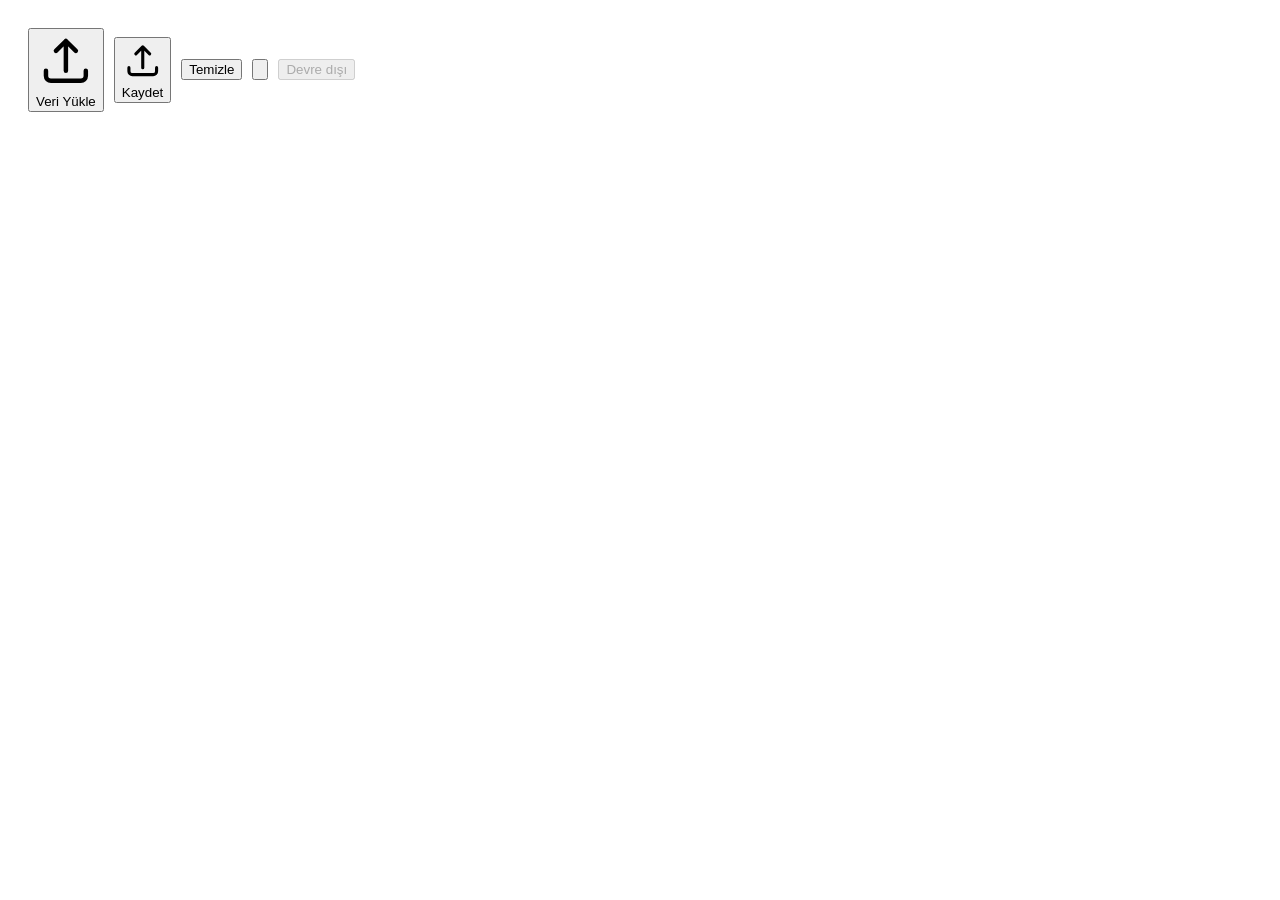
<file: design-system/components/Button/preview.html>
<!-- @dsCard group="Actions" height=96 -->
<!doctype html>
<html lang="tr">
<head><meta charset="utf-8"><style>body{min-height:0;padding:20px;background:var(--bg)}</style></head>
<body>
<div style="display:flex;gap:10px;flex-wrap:wrap;align-items:center">
  <button class="btn"><svg viewBox="0 0 24 24" fill="none"><path d="M12 16V4m0 0-4 4m4-4 4 4M4 16v2a2 2 0 0 0 2 2h12a2 2 0 0 0 2-2v-2" stroke="currentColor" stroke-width="1.8" stroke-linecap="round" stroke-linejoin="round"/></svg>Veri Yükle</button>
  <button class="btn gold"><svg viewBox="0 0 24 24" fill="none"><path d="M12 16V4m0 0-4 4m4-4 4 4M4 16v2a2 2 0 0 0 2 2h12a2 2 0 0 0 2-2v-2" stroke="currentColor" stroke-width="1.8" stroke-linecap="round" stroke-linejoin="round"/></svg>Kaydet</button>
  <button class="btn ghost">Temizle</button>
  <button class="btn icon" title="Açık / koyu tema"><svg viewBox="0 0 24 24" fill="none"><path d="M20 14.5A8 8 0 0 1 9.5 4a8 8 0 1 0 10.5 10.5Z" stroke="currentColor" stroke-width="1.8" stroke-linecap="round" stroke-linejoin="round"/></svg></button>
  <button class="btn" disabled>Devre dışı</button>
</div>
</body>
</html>
</file>
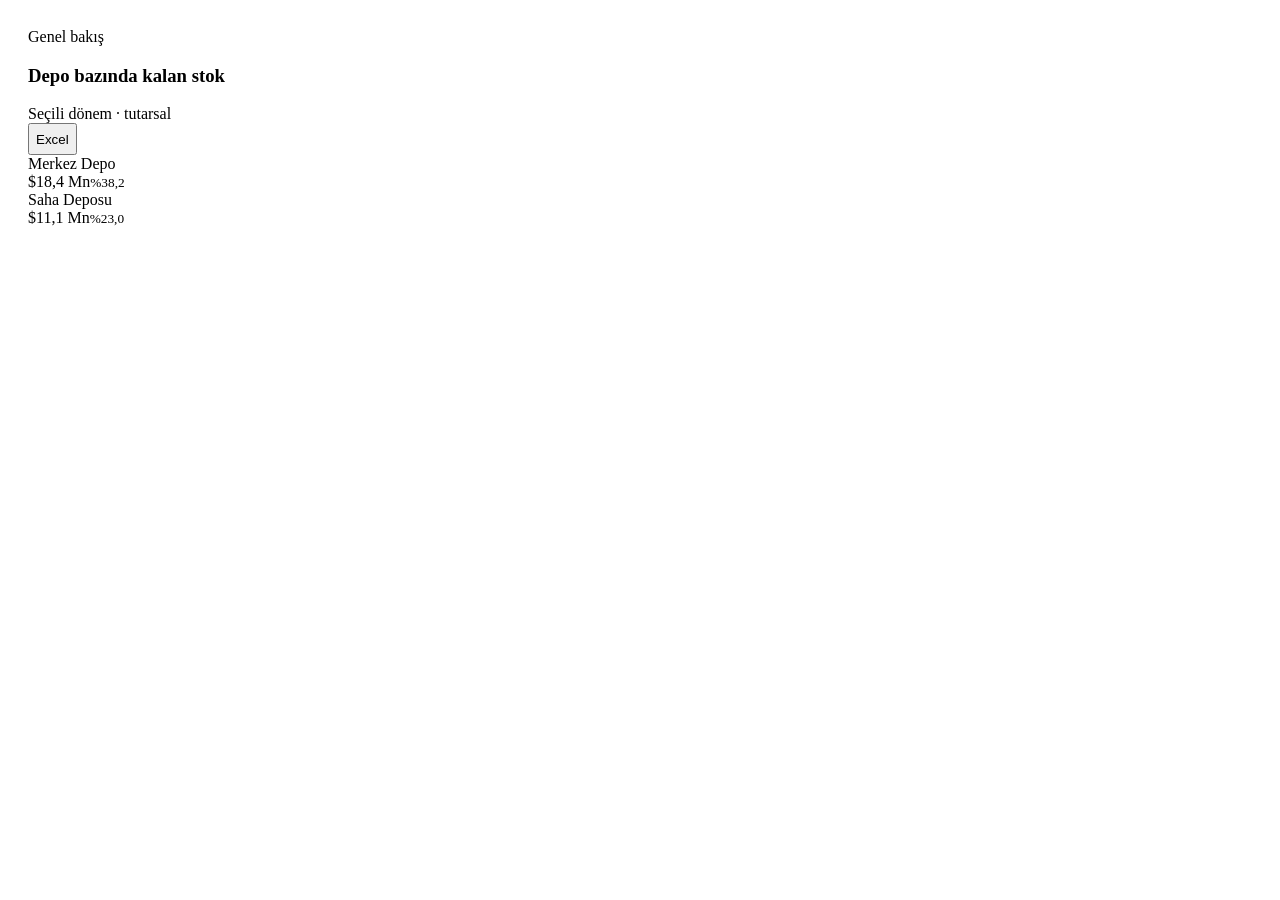
<file: design-system/components/Card/preview.html>
<!-- @dsCard group="Layout" height=170 -->
<!doctype html>
<html lang="tr">
<head><meta charset="utf-8"><style>body{min-height:0;padding:20px;background:var(--bg)}</style></head>
<body>
<div class="card">
  <div class="card-h"><div><div class="eyebrow">Genel bakış</div><h3 class="card-t">Depo bazında kalan stok</h3><div class="card-s">Seçili dönem · tutarsal</div></div>
  <button class="btn" style="height:32px">Excel</button></div>
  <div class="bars">
    <div class="bar-row"><span class="bl">Merkez Depo</span><div class="bar-track"><div class="bar-fill" style="width:86%"></div></div><span class="bv">$18,4 Mn<small>%38,2</small></span></div>
    <div class="bar-row"><span class="bl">Saha Deposu</span><div class="bar-track"><div class="bar-fill teal" style="width:52%"></div></div><span class="bv">$11,1 Mn<small>%23,0</small></span></div>
  </div>
</div>
</body>
</html>
</file>
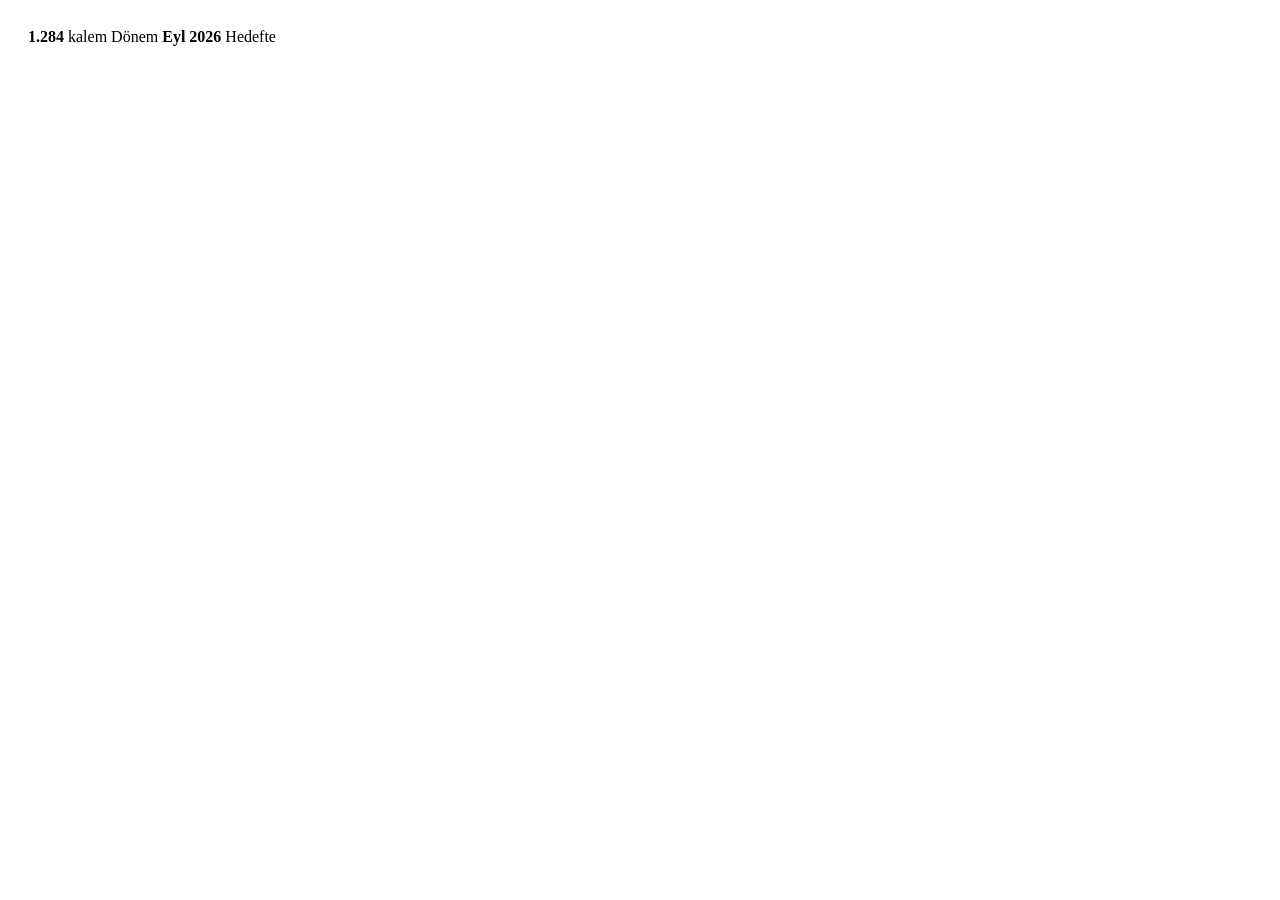
<file: design-system/components/Chip/preview.html>
<!-- @dsCard group="Status" height=72 -->
<!doctype html>
<html lang="tr">
<head><meta charset="utf-8"><style>body{min-height:0;padding:20px;background:var(--bg)}</style></head>
<body>
<div class="chips" style="margin-top:0">
  <span class="chip"><b>1.284</b> kalem</span>
  <span class="chip">Dönem <b>Eyl 2026</b></span>
  <span class="chip gold">Hedefte</span>
</div>
</body>
</html>
</file>
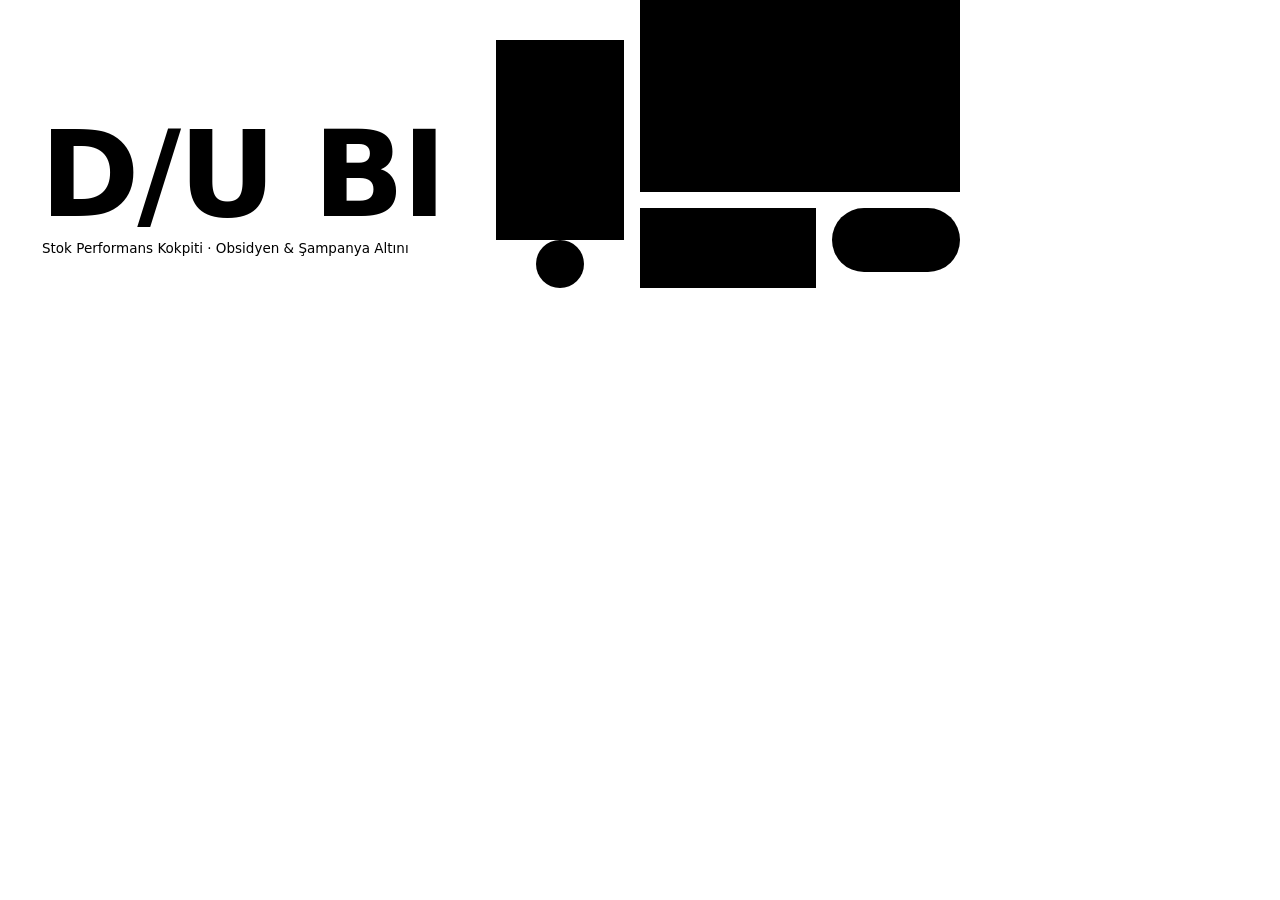
<file: design-system/components/Cover/preview.html>
<!-- @dsCard height=288 -->
<!doctype html>
<html lang="tr">
<head><meta charset="utf-8">
<style>
  html,body{margin:0;padding:0;min-height:0}
  body{background:var(--bg)}
  .cover{position:relative;width:960px;height:288px;overflow:hidden;background:var(--bg)}
  .cover svg{position:absolute;inset:0}
  .gold{fill:var(--gold)} .gold2{fill:var(--gold-2)} .gold3{fill:var(--gold-3)} .teal{fill:var(--c2)}
  .obs{fill:var(--gold-ink)}
  [data-theme="dark"] .obs{fill:var(--surface-3)}
  .bar-on-obs{fill:var(--gold)}
  .bar-on-gold{fill:var(--gold-ink)}
  .rx-xl{rx:var(--r-xl)} .rx-lg{rx:var(--r-lg)}
  .name{position:absolute;left:40px;bottom:58px;margin:0;max-width:440px;font-family:"Inter",system-ui,-apple-system,"Segoe UI",Roboto,Arial,sans-serif;font-weight:800;font-size:120px;line-height:.92;letter-spacing:-.02em;color:var(--ink)}
  .tag{position:absolute;left:42px;bottom:32px;margin:0;max-width:440px;font-family:"Inter",system-ui,sans-serif;font-size:13.5px;color:var(--muted)}
</style></head>
<body>
<div class="cover">
  <svg width="960" height="288" viewBox="0 0 960 288" aria-hidden="true">
    <!-- blocks: gold slab 320x192 (r-xl), obsidian gold-ink/surface-3 128x200 (r-xl), c2 teal 176x96 (r-lg), gold-2 pill 128x64 (rx 32), gold-3 disc 48
         arrangement: one tall gold slab bleeding off the top-right edge with satellites below and left, all right of x=480
         pattern: ranked horizontal pill bars (the dashboard's bar-row / rk-bar motif) — the brand speaks in ranked gold bars on dark ground
         scales: gaps 16px (card gap), bar height 10px rx 5 (half), radii r-xl 24px, r-lg 18px, 999px pills -->
    <rect class="gold rx-xl" x="640" y="-24" width="344" height="216"/>
    <rect class="obs rx-xl" x="496" y="40" width="128" height="200"/>
    <rect class="teal rx-lg" x="640" y="208" width="176" height="104"/>
    <rect class="gold2" x="832" y="208" width="128" height="64" rx="32"/>
    <circle class="gold3" cx="560" cy="264" r="24"/>
    <rect class="bar-on-obs" x="512" y="72"  width="96" height="10" rx="5"/>
    <rect class="bar-on-obs" x="512" y="96"  width="80" height="10" rx="5"/>
    <rect class="bar-on-obs" x="512" y="120" width="62" height="10" rx="5"/>
    <rect class="bar-on-obs" x="512" y="144" width="44" height="10" rx="5"/>
    <rect class="bar-on-obs" x="512" y="168" width="28" height="10" rx="5"/>
    <rect class="bar-on-gold" x="672" y="40" width="224" height="10" rx="5"/>
    <rect class="bar-on-gold" x="672" y="64" width="176" height="10" rx="5"/>
    <rect class="bar-on-gold" x="672" y="88" width="132" height="10" rx="5"/>
  </svg>
  <h1 class="name">D/U BI</h1>
  <p class="tag">Stok Performans Kokpiti · Obsidyen &amp; Şampanya Altını</p>
</div>
</body>
</html>
</file>
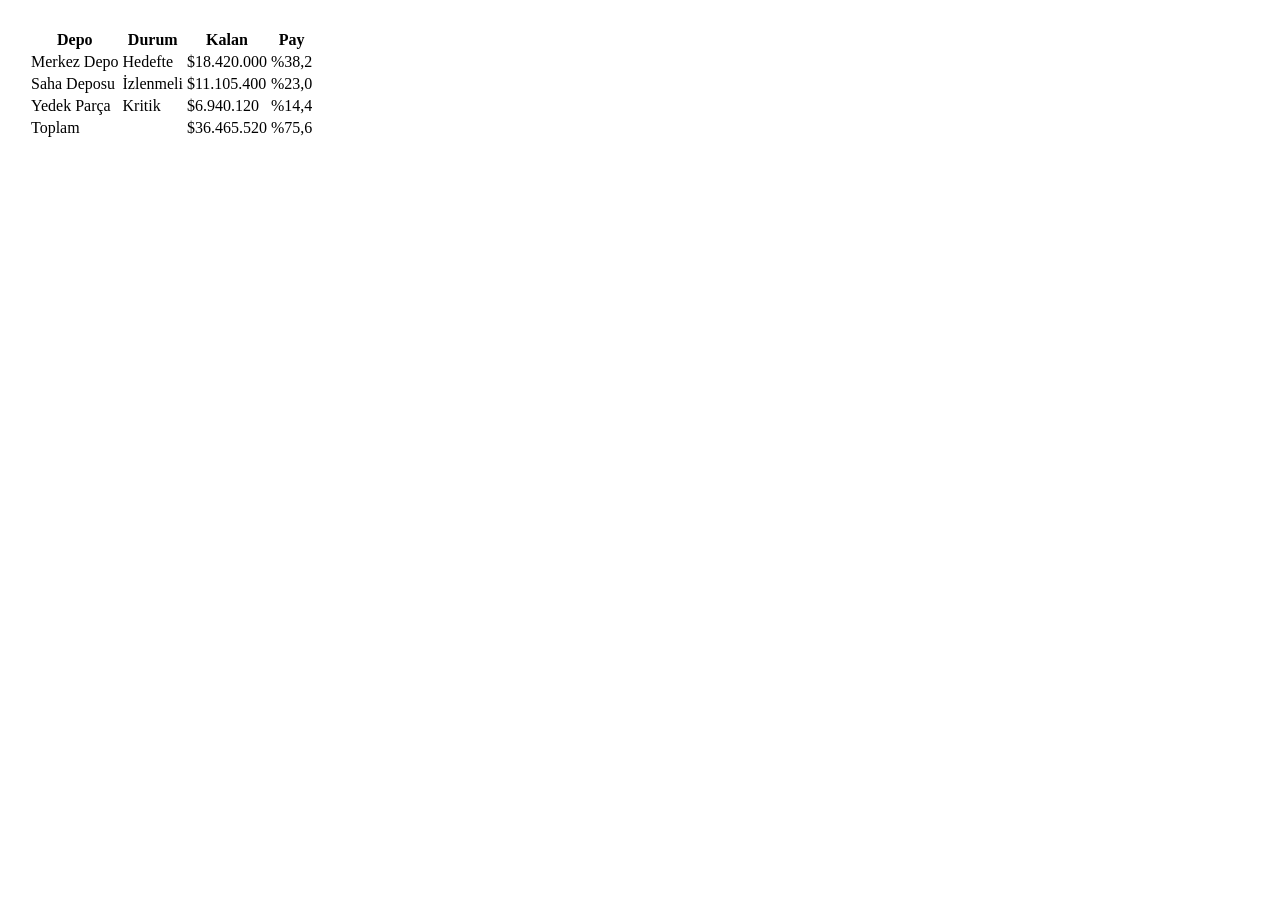
<file: design-system/components/DataTable/preview.html>
<!-- @dsCard group="Data" height=230 -->
<!doctype html>
<html lang="tr">
<head><meta charset="utf-8"><style>body{min-height:0;padding:20px;background:var(--bg)}</style></head>
<body>
<div class="table-wrap">
<table class="dt">
  <thead><tr><th>Depo</th><th>Durum</th><th class="num">Kalan</th><th class="num">Pay</th></tr></thead>
  <tbody>
    <tr><td>Merkez Depo</td><td><span class="pill low"><i class="d"></i>Hedefte</span></td><td class="num">$18.420.000</td><td class="num">%38,2</td></tr>
    <tr><td>Saha Deposu</td><td><span class="pill mid"><i class="d"></i>İzlenmeli</span></td><td class="num">$11.105.400</td><td class="num">%23,0</td></tr>
    <tr><td>Yedek Parça</td><td><span class="pill crit"><i class="d"></i>Kritik</span></td><td class="num">$6.940.120</td><td class="num">%14,4</td></tr>
  </tbody>
  <tfoot><tr><td>Toplam</td><td></td><td class="num">$36.465.520</td><td class="num">%75,6</td></tr></tfoot>
</table>
</div>
</body>
</html>
</file>
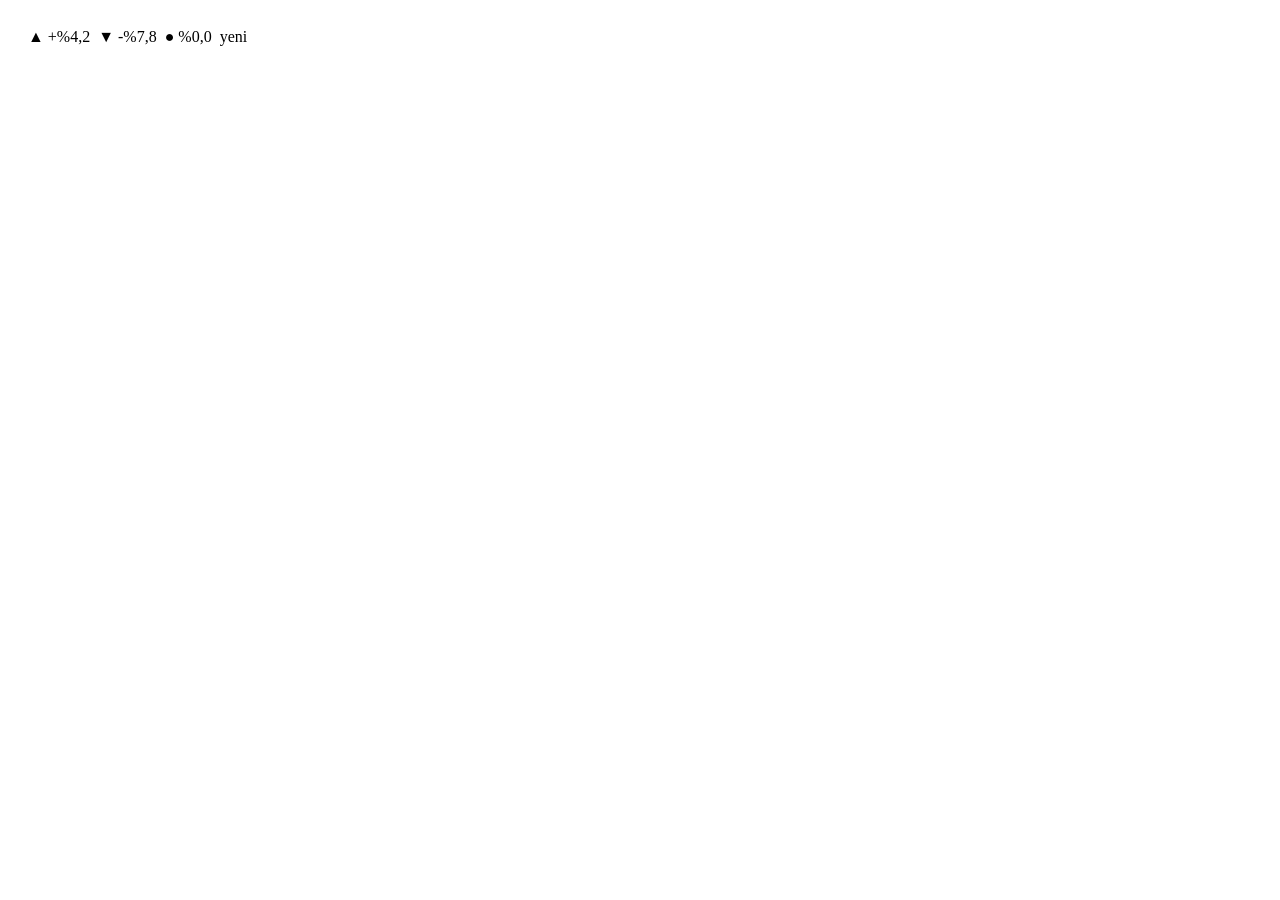
<file: design-system/components/Delta/preview.html>
<!-- @dsCard group="Status" height=64 -->
<!doctype html>
<html lang="tr">
<head><meta charset="utf-8"><style>body{min-height:0;padding:20px;background:var(--bg)}</style></head>
<body>
<div style="display:flex;gap:8px;flex-wrap:wrap">
  <span class="delta good">▲ +%4,2</span>
  <span class="delta bad">▼ -%7,8</span>
  <span class="delta flat">● %0,0</span>
  <span class="delta flat">yeni</span>
</div>
</body>
</html>
</file>
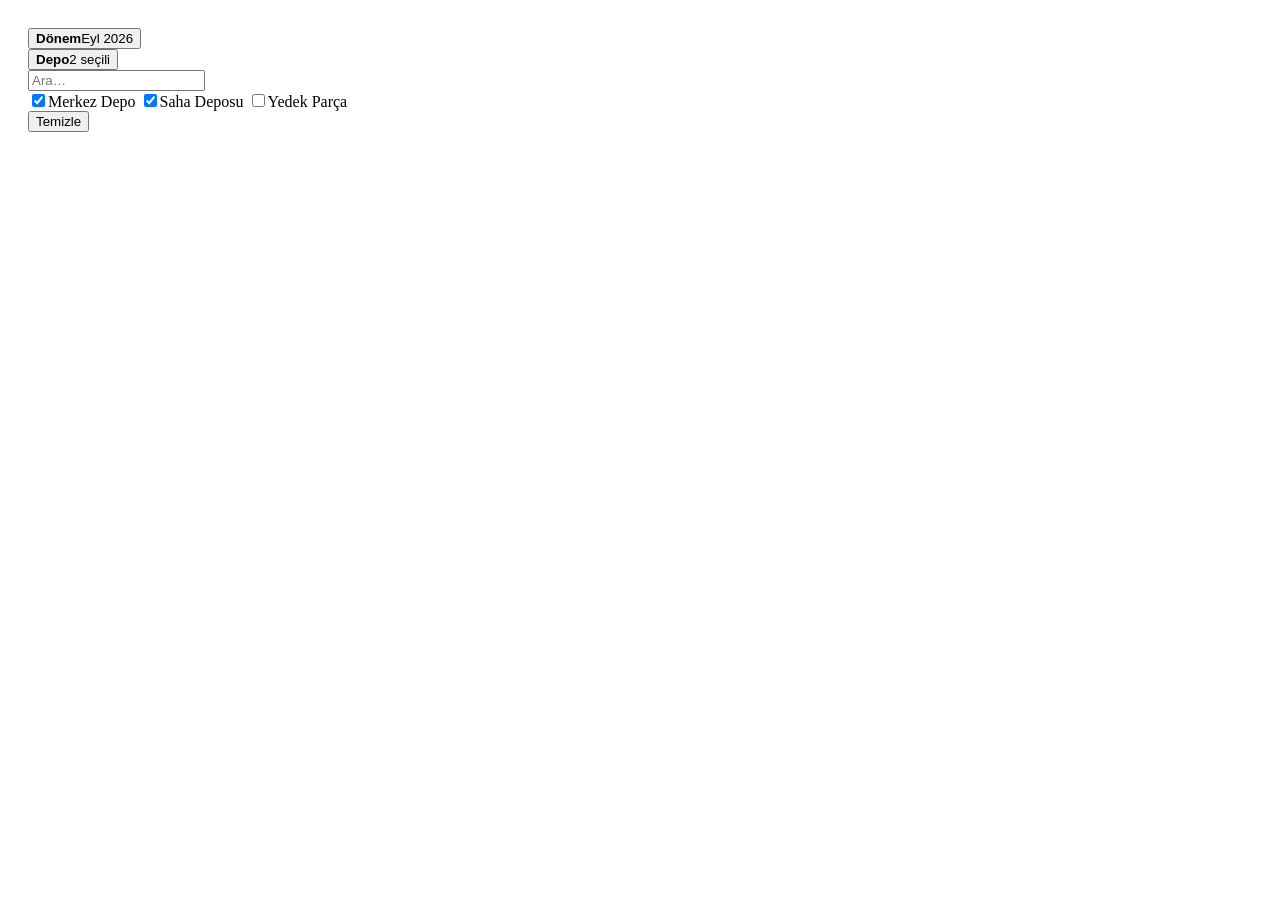
<file: design-system/components/Filter/preview.html>
<!-- @dsCard group="Forms" height=300 -->
<!doctype html>
<html lang="tr">
<head><meta charset="utf-8"><style>body{min-height:0;padding:20px;background:var(--bg)}</style></head>
<body>
<div class="filters" style="margin-top:0;grid-template-columns:repeat(3,minmax(0,1fr))">
  <div class="ddbox"><button type="button"><b>Dönem</b><span class="lab">Eyl 2026</span></button></div>
  <div class="ddbox active open"><button type="button"><b>Depo</b><span class="lab">2 seçili</span></button>
    <div class="dd">
      <div class="dd-search"><input placeholder="Ara…"></div>
      <label class="row"><input type="checkbox" checked>Merkez Depo</label>
      <label class="row"><input type="checkbox" checked>Saha Deposu</label>
      <label class="row"><input type="checkbox">Yedek Parça</label>
    </div></div>
  <button class="btn ghost btn-clear" type="button">Temizle</button>
</div>
</body>
</html>
</file>
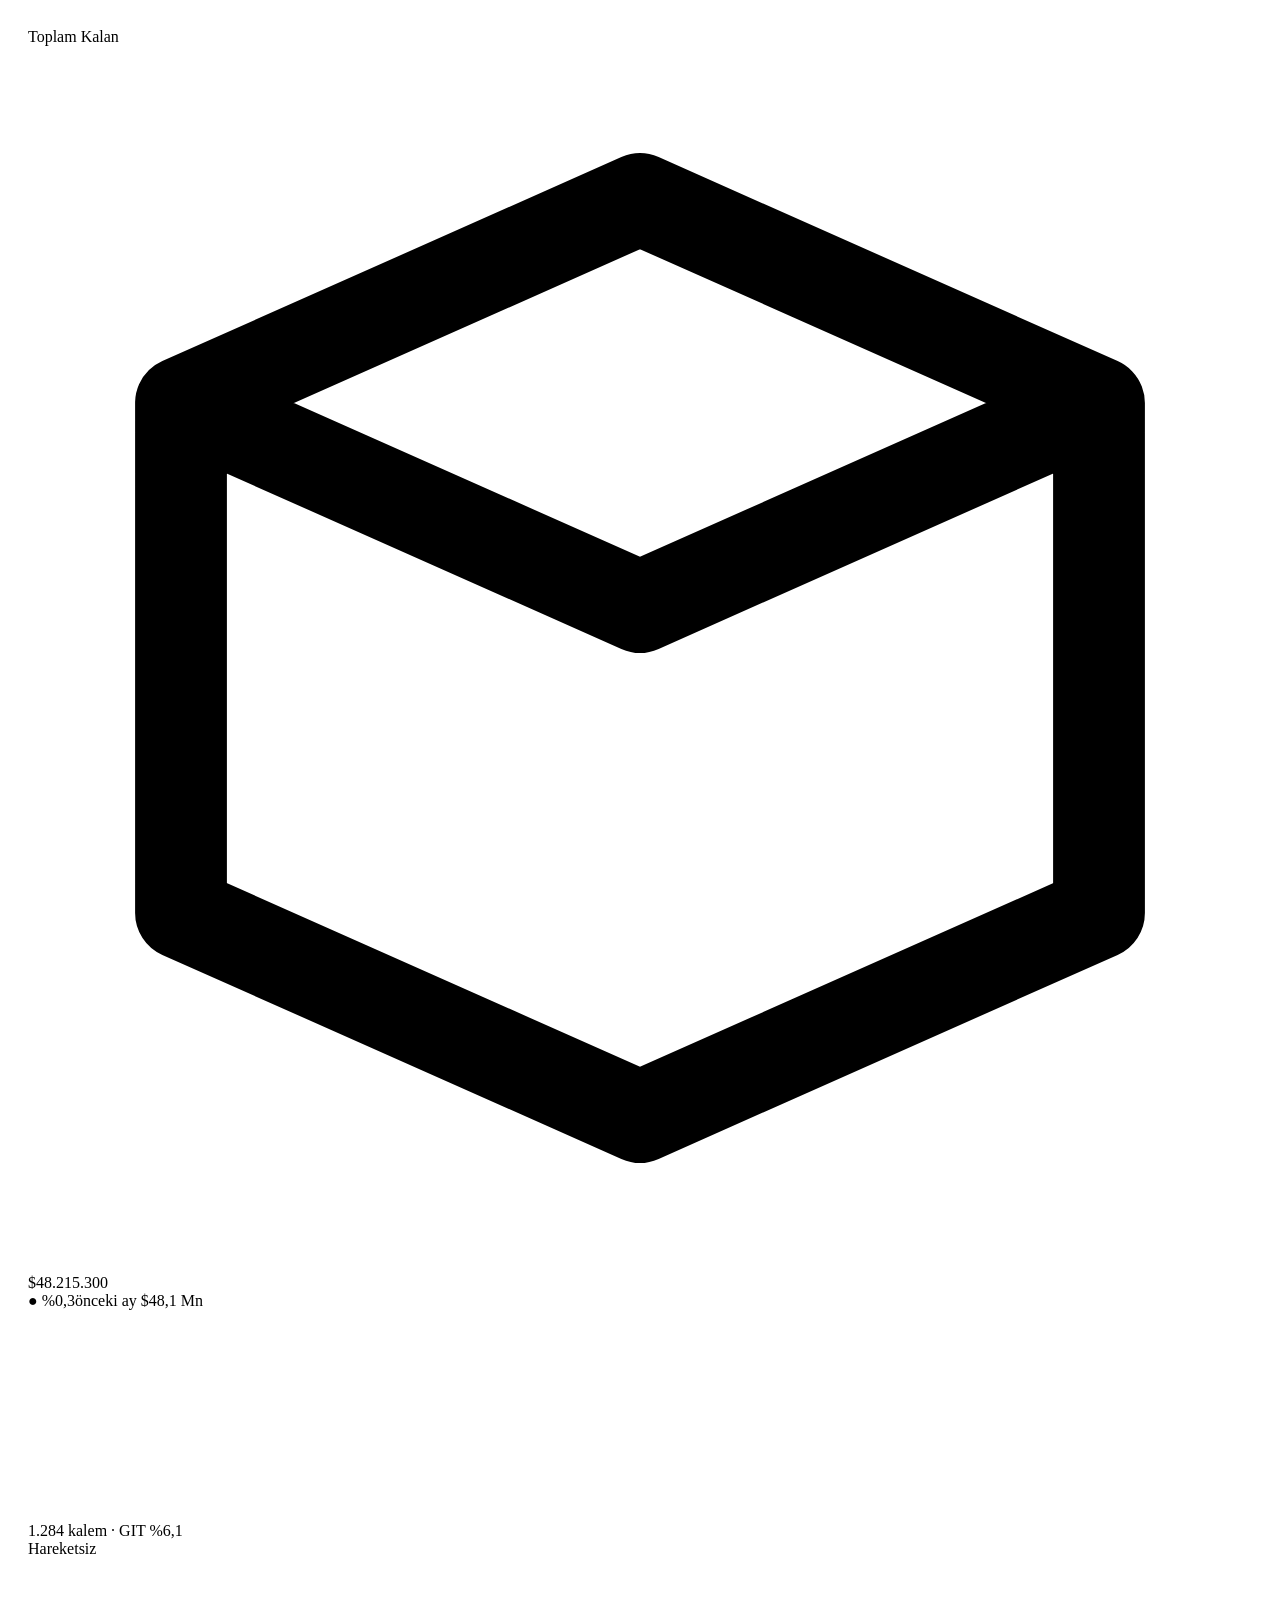
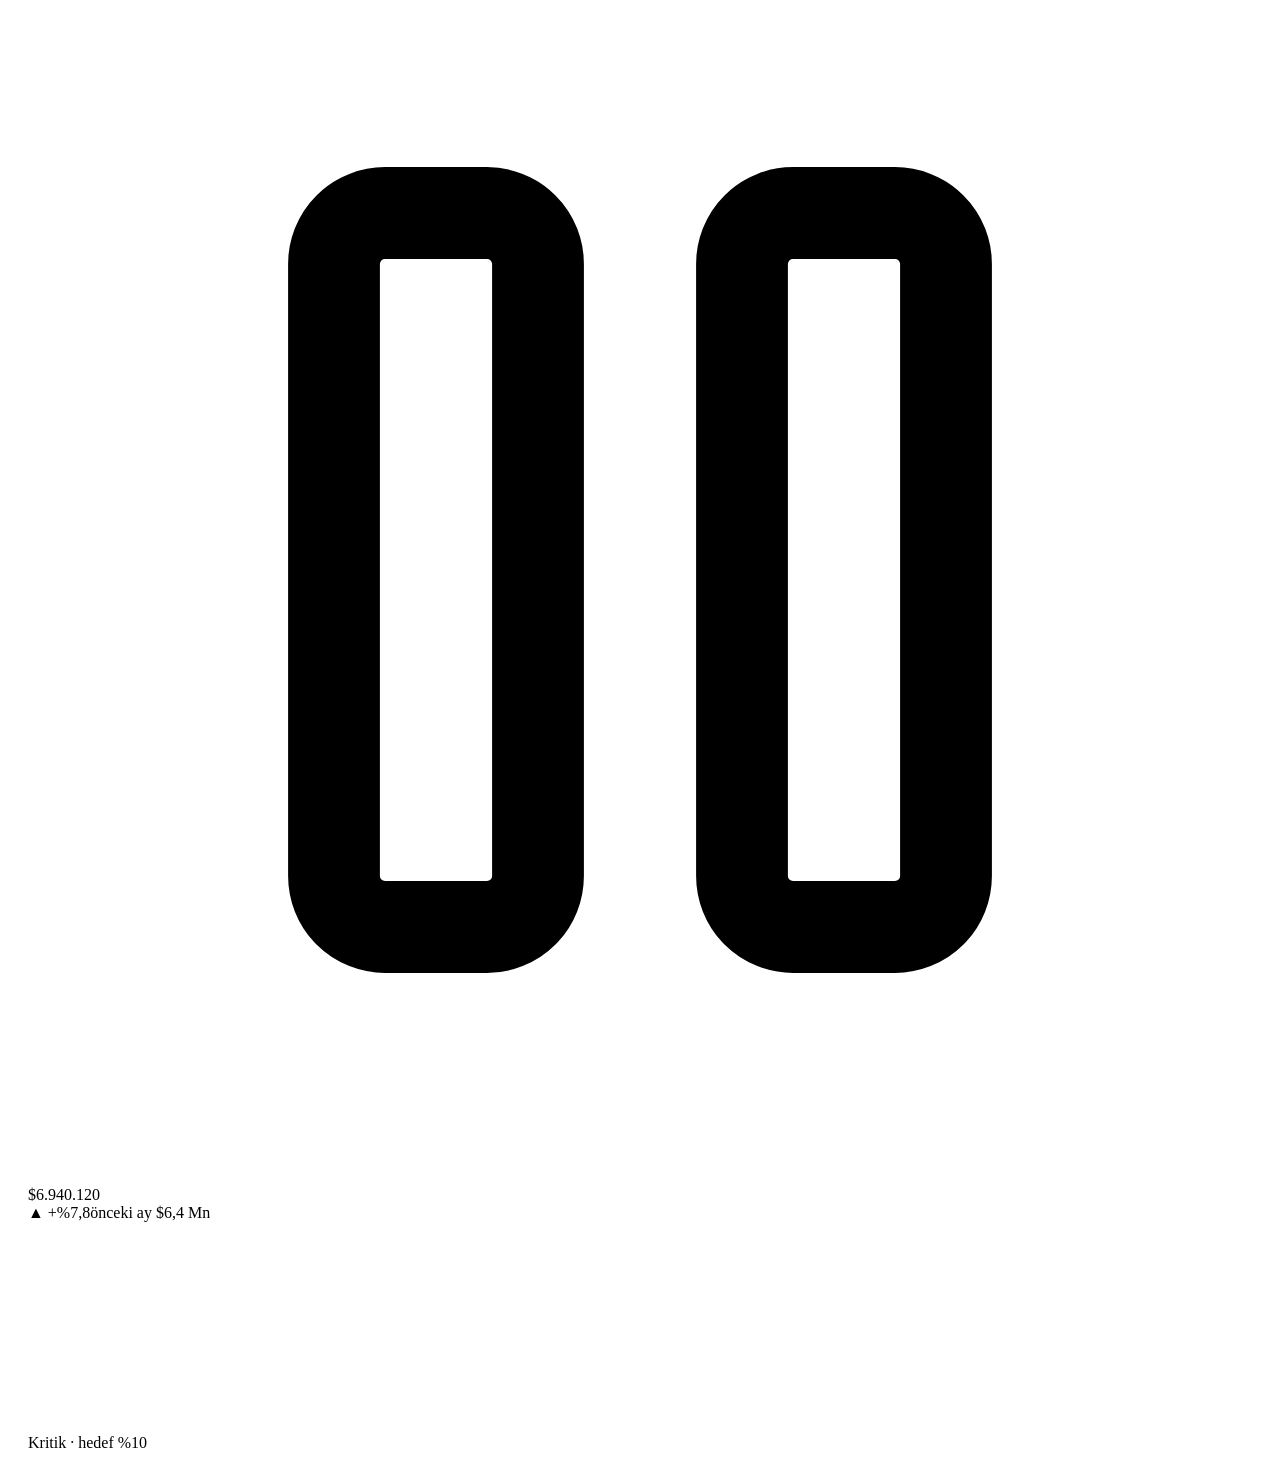
<file: design-system/components/KpiCard/preview.html>
<!-- @dsCard group="Data" height=190 -->
<!doctype html>
<html lang="tr">
<head><meta charset="utf-8"><style>body{min-height:0;padding:20px;background:var(--bg)}</style></head>
<body>
<div class="kpis" style="margin-top:0;grid-template-columns:repeat(2,minmax(0,1fr))">
  <div class="kpi" style="--kc:var(--gold)">
    <div class="k-top"><span class="k-lab">Toplam Kalan</span><span class="k-ic"><svg viewBox="0 0 24 24"><path d="M3 7l9-4 9 4-9 4-9-4Zm0 0v10l9 4 9-4V7" stroke="currentColor" stroke-width="1.8" fill="none" stroke-linejoin="round"/></svg></span></div>
    <div class="k-val">$48.215.300</div>
    <div class="k-mid"><span class="delta flat">● %0,3</span><span class="k-pv">önceki ay $48,1 Mn</span></div>
    <div class="k-spark-w"><svg class="k-spark" viewBox="0 0 200 34" preserveAspectRatio="none"><polyline points="0,24 25,22 50,25 75,18 100,20 125,14 150,16 175,10 200,12" fill="none" stroke="var(--kc)" stroke-width="2"/></svg></div>
    <div class="k-foot"><i></i>1.284 kalem · GIT %6,1</div>
  </div>
  <div class="kpi" style="--kc:var(--neg)">
    <div class="k-top"><span class="k-lab">Hareketsiz</span><span class="k-ic"><svg viewBox="0 0 24 24"><rect x="6" y="5" width="4" height="14" rx="1" stroke="currentColor" stroke-width="1.8" fill="none"/><rect x="14" y="5" width="4" height="14" rx="1" stroke="currentColor" stroke-width="1.8" fill="none"/></svg></span></div>
    <div class="k-val">$6.940.120</div>
    <div class="k-mid"><span class="delta bad">▲ +%7,8</span><span class="k-pv">önceki ay $6,4 Mn</span></div>
    <div class="k-spark-w"><svg class="k-spark" viewBox="0 0 200 34" preserveAspectRatio="none"><polyline points="0,26 25,25 50,22 75,23 100,18 125,17 150,13 175,12 200,8" fill="none" stroke="var(--kc)" stroke-width="2"/></svg></div>
    <div class="k-foot"><i></i>Kritik · hedef %10</div>
  </div>
</div>
</body>
</html>
</file>
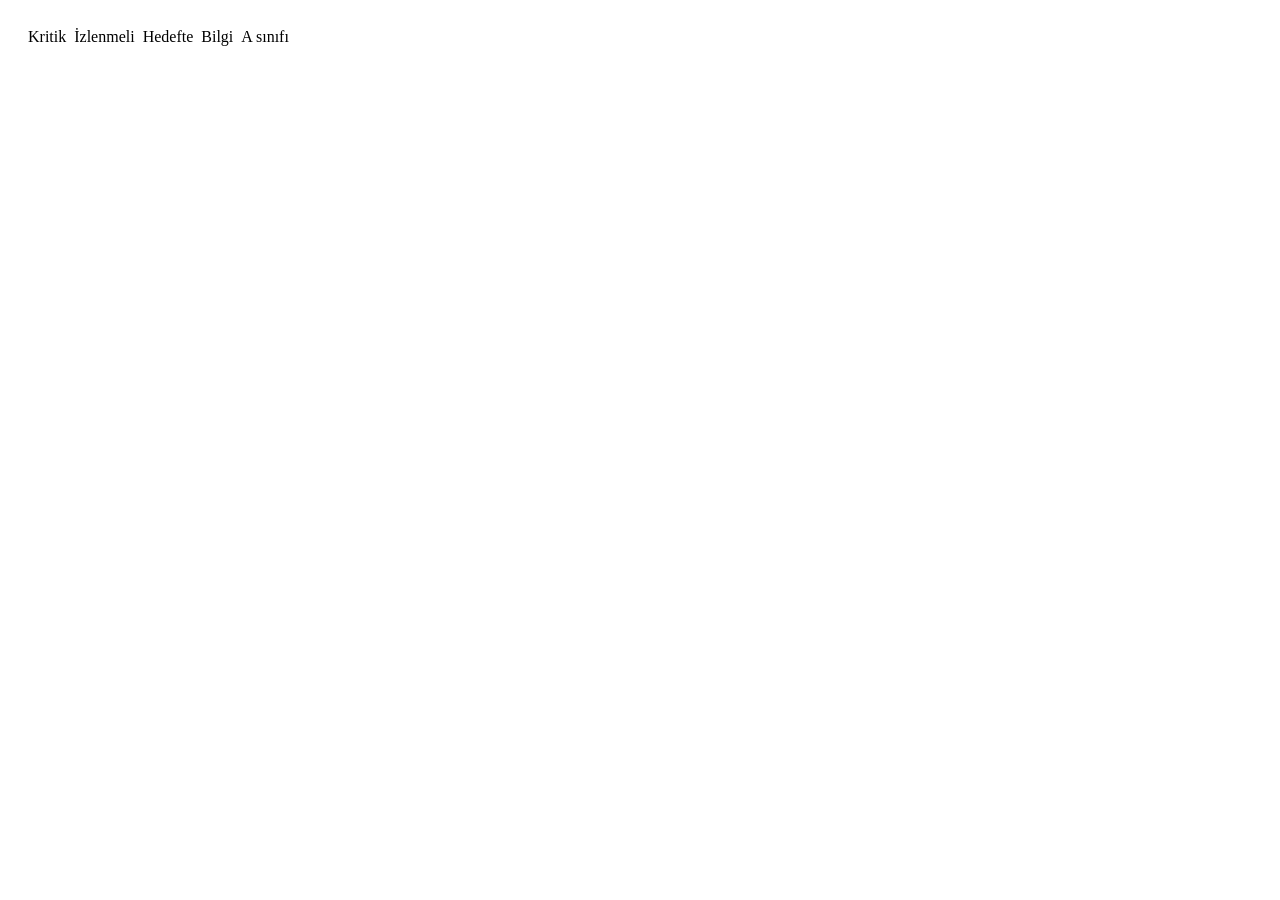
<file: design-system/components/Pill/preview.html>
<!-- @dsCard group="Status" height=72 -->
<!doctype html>
<html lang="tr">
<head><meta charset="utf-8"><style>body{min-height:0;padding:20px;background:var(--bg)}</style></head>
<body>
<div style="display:flex;gap:8px;flex-wrap:wrap">
  <span class="pill crit"><i class="d"></i>Kritik</span>
  <span class="pill mid"><i class="d"></i>İzlenmeli</span>
  <span class="pill low"><i class="d"></i>Hedefte</span>
  <span class="pill info"><i class="d"></i>Bilgi</span>
  <span class="pill gold">A sınıfı</span>
</div>
</body>
</html>
</file>
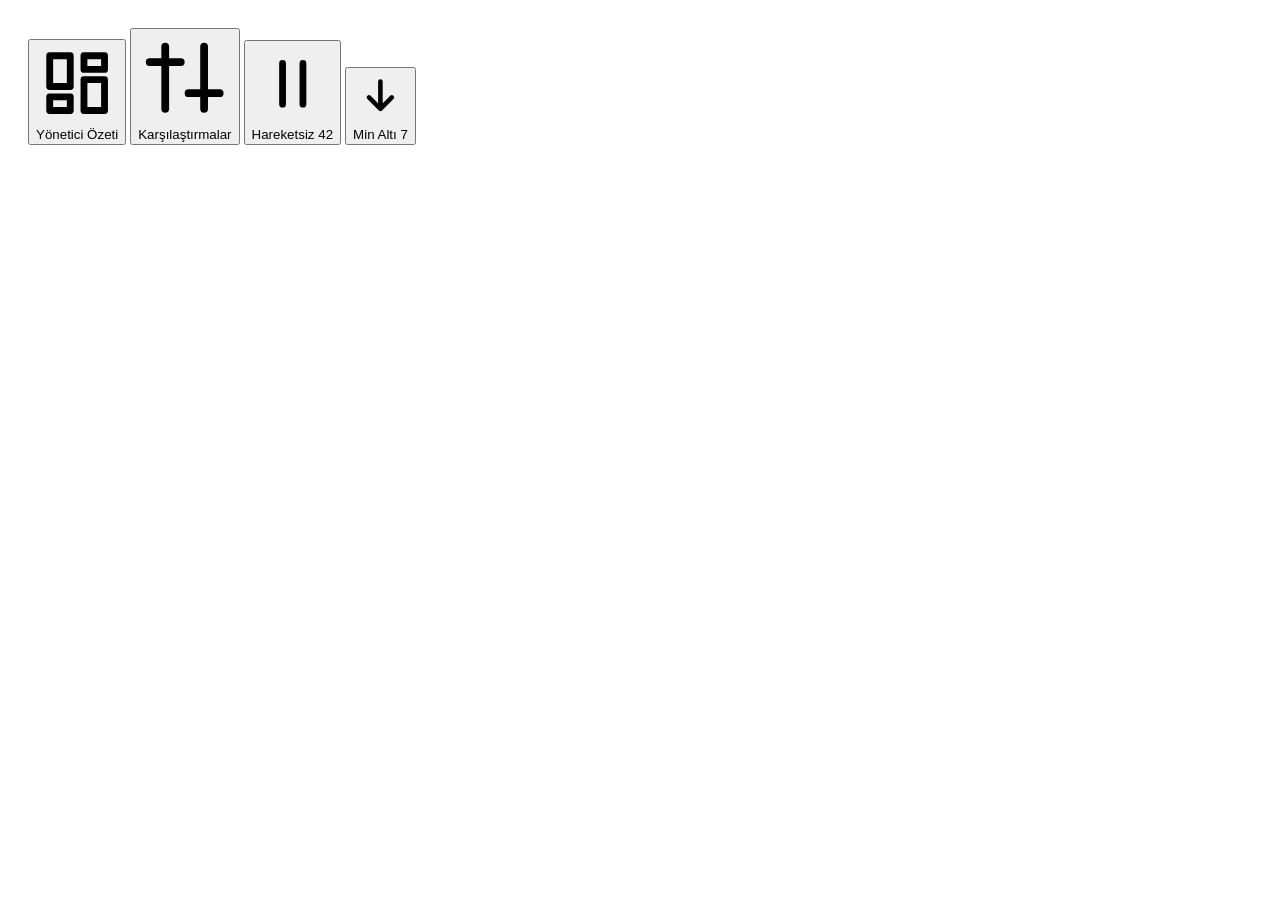
<file: design-system/components/Tabs/preview.html>
<!-- @dsCard group="Layout" height=80 -->
<!doctype html>
<html lang="tr">
<head><meta charset="utf-8"><style>body{min-height:0;padding:20px;background:var(--bg)}</style></head>
<body>
<nav class="tabs" role="tablist" style="position:relative;top:auto;margin-top:0">
  <button class="tab active"><svg class="ti" viewBox="0 0 24 24" fill="none" stroke="currentColor" stroke-width="2" stroke-linecap="round" stroke-linejoin="round"><path d="M4 13h6V4H4v9Zm10 7h6V11h-6v9ZM4 20h6v-4H4v4ZM14 4v4h6V4h-6Z"/></svg>Yönetici Özeti</button>
  <button class="tab"><svg class="ti" viewBox="0 0 24 24" fill="none" stroke="currentColor" stroke-width="2" stroke-linecap="round" stroke-linejoin="round"><path d="M7 4v16M17 4v16M3 8h8M13 16h8"/></svg>Karşılaştırmalar</button>
  <button class="tab"><svg class="ti" viewBox="0 0 24 24" fill="none" stroke="currentColor" stroke-width="2" stroke-linecap="round" stroke-linejoin="round"><path d="M9 6v12M15 6v12"/></svg>Hareketsiz <span class="badge">42</span></button>
  <button class="tab"><svg class="ti" viewBox="0 0 24 24" fill="none" stroke="currentColor" stroke-width="2" stroke-linecap="round" stroke-linejoin="round"><path d="M12 5v12m0 0-5-5m5 5 5-5"/></svg>Min Altı <span class="badge">7</span></button>
</nav>
</body>
</html>
</file>
